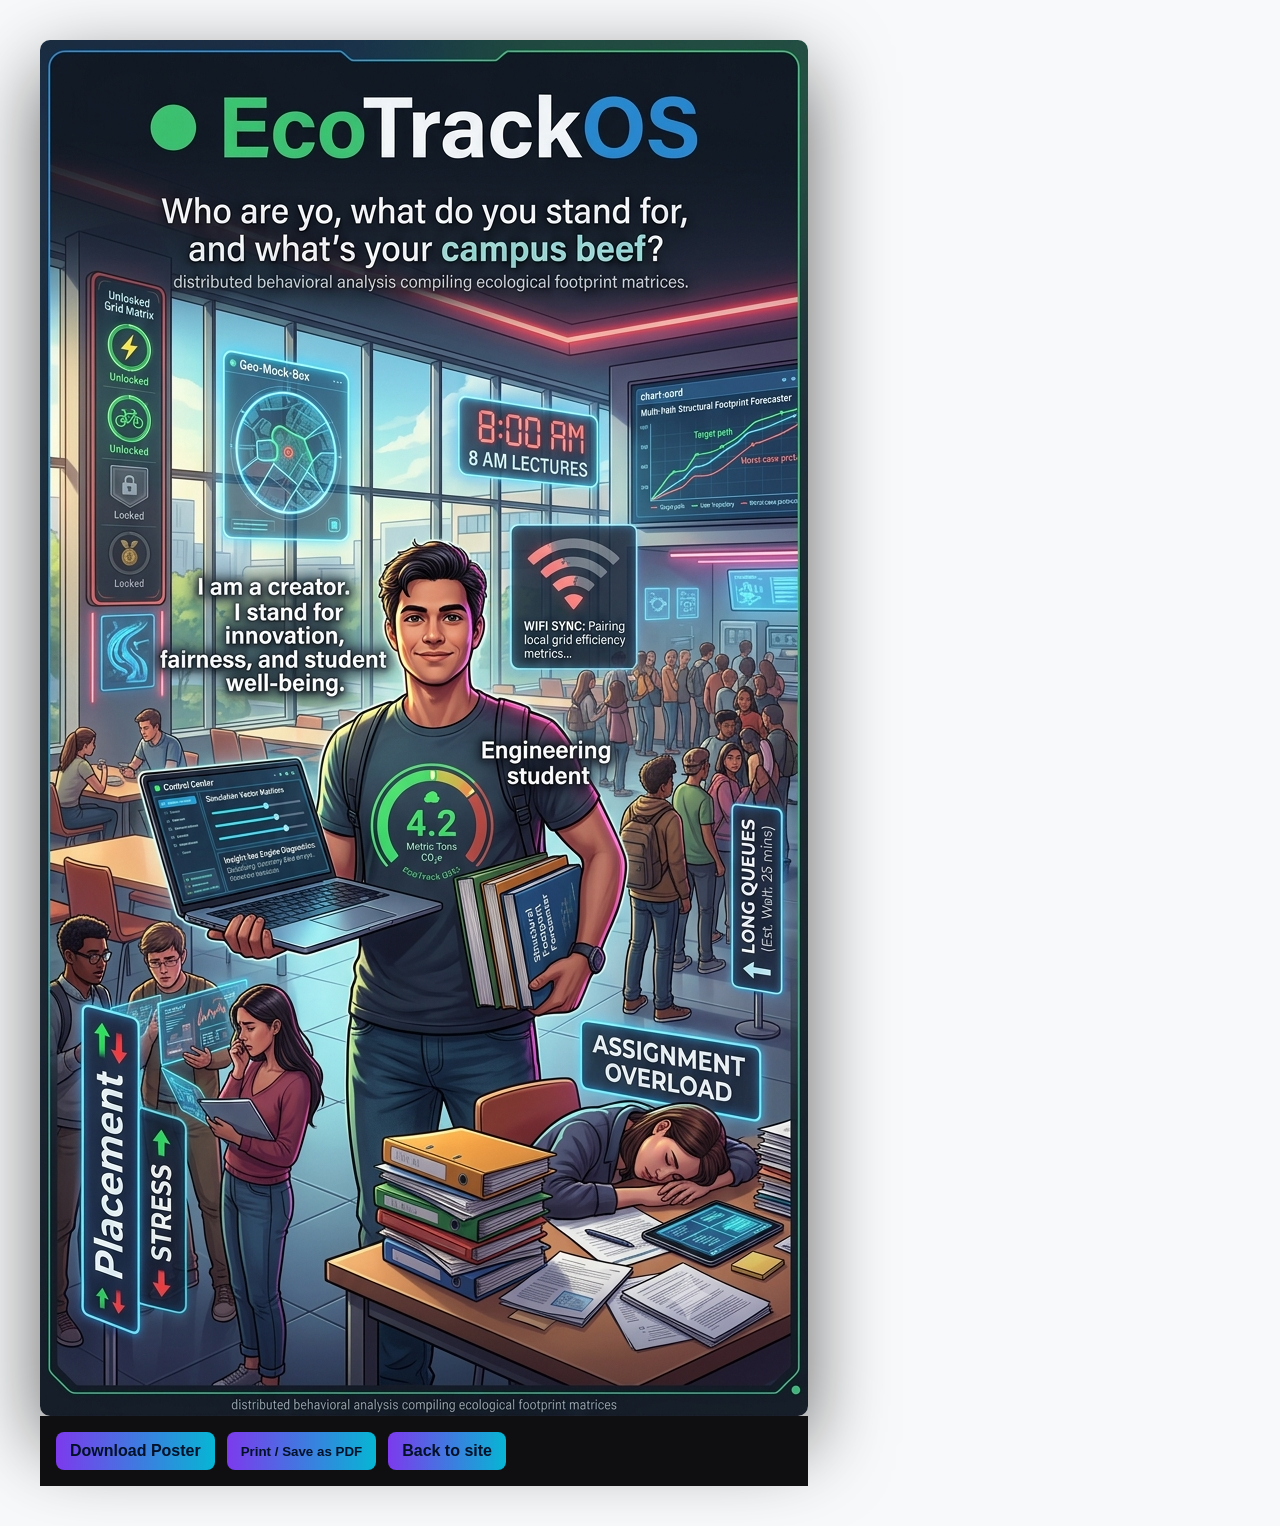
<file: project/poster.html>
<!doctype html>
<html lang="en">
<head>
  <meta charset="utf-8">
  <meta name="viewport" content="width=device-width,initial-scale=1">
  <title>Campus Poster</title>
  <link rel="stylesheet" href="style.css">
  <style>
    .poster-viewport{display:flex;align-items:center;justify-content:center;padding:40px}
    .poster-card{max-width:780px;width:100%;box-shadow:0 30px 80px rgba(0,0,0,0.6);border-radius:10px;overflow:hidden}
    .poster-card img{display:block;width:100%;height:auto}
    .poster-actions{display:flex;gap:12px;padding:16px;background:#0f0f11;color:#fff}
    .poster-actions a, .poster-actions button{background:linear-gradient(90deg,#7c3aed,#06b6d4);color:#021129;padding:10px 14px;border-radius:8px;text-decoration:none;border:none;font-weight:700}
  </style>
</head>
<body>
  <main class="poster-viewport">
    <div>
      <div class="poster-card">
        <!-- Using uploaded poster file present in assets folder -->
        <img src="assets/poster.png" alt="Campus poster">
      </div>

      <div class="poster-actions">
        <a href="assets/poster.png" download>Download Poster</a>
        <button onclick="window.print()">Print / Save as PDF</button>
        <a href="index.html">Back to site</a>
      </div>
    </div>
  </main>
</body>
</html>
</file>
<file: project/style.css>
:root {
    --bg-canvas: #F8F9FA;
    --bg-surface: #FFFFFF;
    --text-primary: #202124;
    --text-secondary: #5F6368;
    --google-blue: #1A73E8;
    --google-green: #1E8E3E;
    --google-red: #D93025;
    --border-color: #DADCE0;
    --insight-bg: #F1F3F4;
    --radius-lg: 28px;
    --radius-md: 16px;
    --transition-smooth: all 0.4s cubic-bezier(0.4, 0, 0.2, 1);
}

[data-theme="dark"] {
    --bg-canvas: #0F0F11;
    --bg-surface: #1A1A1E;
    --text-primary: #E2E2E6;
    --text-secondary: #909094;
    --border-color: #2F3036;
    --insight-bg: #252529;
}

* { margin: 0; padding: 0; box-sizing: border-box; font-family: 'Plus Jakarta Sans', sans-serif; }
body { background-color: var(--bg-canvas); color: var(--text-primary); display: flex; min-height: 100vh; overflow-x: hidden; }

/* SIDEBAR AND BADGES */
.sidebar {
    width: 290px; background-color: var(--bg-surface); border-right: 1px solid var(--border-color);
    display: flex; flex-direction: column; padding: 36px 24px; position: fixed; height: 100vh; transition: var(--transition-smooth);
}
.logo { display: flex; align-items: center; gap: 12px; margin-bottom: 40px; }
.logo-dot { width: 14px; height: 14px; background-color: var(--google-green); border-radius: 50%; }
.logo h2 { font-size: 22px; font-weight: 700; letter-spacing: -0.5px; }
.logo h2 span { color: var(--google-blue); }

.nav-links { list-style: none; display: flex; flex-direction: column; gap: 6px; flex: 1 1 auto; overflow-y: auto; padding-right: 8px; padding-bottom: 8px; -webkit-overflow-scrolling: touch; }
.nav-item {
    display: flex; align-items: center; gap: 16px; padding: 14px 20px; border-radius: var(--radius-md);
    cursor: pointer; color: var(--text-secondary); font-weight: 600; font-size: 14.5px; transition: var(--transition-smooth);
}
.nav-item:hover, .nav-item.active { background-color: rgba(26, 115, 232, 0.1); color: var(--google-blue); }

.achievement-matrix { background-color: var(--insight-bg); padding: 16px; border-radius: var(--radius-md); margin-bottom: 24px; }
.matrix-title { font-size: 11px; text-transform: uppercase; letter-spacing: 1px; font-weight: 700; color: var(--text-secondary); margin-bottom: 12px; }
.badge-grid { display: flex; gap: 12px; justify-content: flex-start; }
.badge-slot {
    width: 44px; height: 44px; border-radius: 50%; border: 2px dashed var(--border-color);
    display: flex; align-items: center; justify-content: center; font-size: 18px; filter: grayscale(1); opacity: 0.3; transition: var(--transition-smooth);
}
.badge-slot.unlocked { filter: grayscale(0); opacity: 1; border-style: solid; border-color: var(--google-green); background-color: rgba(30, 142, 62, 0.1); animation: bounce 0.4s cubic-bezier(0.175, 0.885, 0.32, 1.275); }

/* CONTROLS SWITCH */
.theme-toggle-container { display: flex; justify-content: space-between; align-items: center; padding: 14px; margin-bottom: 24px; font-size: 14px; font-weight: 500; }
.toggle-switch { position: relative; display: inline-block; width: 44px; height: 24px; }
.toggle-switch input { opacity: 0; width: 0; height: 0; }
.toggle-slider { position: absolute; cursor: pointer; top: 0; left: 0; right: 0; bottom: 0; background-color: var(--border-color); transition: .3s; border-radius: 24px; }
.toggle-slider:before { position: absolute; content: ""; height: 18px; width: 18px; left: 3px; bottom: 3px; background-color: white; transition: .3s; border-radius: 50%; }
input:checked + .toggle-slider { background-color: var(--google-blue); }
input:checked + .toggle-slider:before { transform: translateX(20px); }

.user-profile { display: flex; align-items: center; gap: 14px; border-top: 1px solid var(--border-color); padding-top: 24px; }

/* Ensure sidebar bottom controls stay visible and nav area scrolls */
.sidebar { display: flex; flex-direction: column; }
.sidebar > .nav-links { flex: 1 1 auto; }

/* Scrollbar styling for nav links for better visibility */
.nav-links::-webkit-scrollbar { width: 8px; }
.nav-links::-webkit-scrollbar-track { background: transparent; }
.nav-links::-webkit-scrollbar-thumb { background: rgba(32,33,36,0.08); border-radius: 8px; }
[data-theme="dark"] .nav-links::-webkit-scrollbar-thumb { background: rgba(255,255,255,0.06); }
.avatar { width: 42px; height: 42px; background-color: var(--google-blue); color: white; border-radius: 50%; display: flex; align-items: center; justify-content: center; font-weight: 700; }
.user-name { font-size: 14px; font-weight: 700; }
.user-rank { font-size: 12.5px; color: var(--text-secondary); }

/* MAIN WINDOW CONTAINERS */
.main-content { margin-left: 290px; flex-grow: 1; padding: 48px; max-width: 1200px; }
header { display: flex; justify-content: space-between; align-items: center; margin-bottom: 48px; }
header h1 { font-size: 32px; font-weight: 700; letter-spacing: -0.5px; }
header p { color: var(--text-secondary); margin-top: 4px; }
.live-badge { padding: 8px 20px; border-radius: 24px; font-weight: 700; font-size: 13.5px; transition: var(--transition-smooth); }
.badge-green { background-color: rgba(30, 142, 62, 0.12); color: var(--google-green); }
.badge-red { background-color: rgba(217, 48, 37, 0.12); color: var(--google-red); }

.tab-content { display: none; }
.tab-content.active { display: block; animation: slideUp 0.4s cubic-bezier(0.4, 0, 0.2, 1); }
.grid-layout { display: grid; grid-template-columns: 1.3fr 1fr; gap: 32px; margin-bottom: 32px; }

.card { background: var(--bg-surface); border: 1px solid var(--border-color); border-radius: var(--radius-lg); padding: 40px; transition: var(--transition-smooth); }
.card h3 { font-size: 22px; font-weight: 700; }
.card-subtitle { color: var(--text-secondary); font-size: 14px; margin: 4px 0 32px 0; }

/* TELEMETRY RANGES */
.control-group { margin-bottom: 28px; }
.slider-header { display: flex; justify-content: space-between; font-size: 14px; font-weight: 700; margin-bottom: 12px; }
.slider-value { color: var(--google-blue); font-variant-numeric: tabular-nums; }
.slider { width: 100%; -webkit-appearance: none; height: 6px; border-radius: 4px; background: var(--border-color); outline: none; }
.slider::-webkit-slider-thumb { -webkit-appearance: none; width: 22px; height: 22px; border-radius: 50%; background: var(--google-blue); cursor: pointer; }

.insight-box { margin-top: 32px; padding: 20px; background-color: var(--insight-bg); border-radius: var(--radius-md); font-size: 14px; line-height: 1.6; border-left: 4px solid var(--google-blue); }

/* COMPILER PROGRESS HOUSING */
.score-container { display: flex; justify-content: center; margin: 40px 0; }
.circular-progress { width: 210px; height: 210px; border-radius: 50%; background: conic-gradient(var(--google-green) 0deg, var(--border-color) 0deg); display: flex; align-items: center; justify-content: center; transition: var(--transition-smooth); }
.inner-circle { width: 174px; height: 174px; background-color: var(--bg-surface); border-radius: 50%; display: flex; flex-direction: column; align-items: center; justify-content: center; transition: var(--transition-smooth); }
.score-number { font-size: 48px; font-weight: 700; font-variant-numeric: tabular-nums; }
.score-unit { font-size: 12px; font-weight: 600; text-transform: uppercase; color: var(--text-secondary); margin-top: 4px; }
.offset-text { text-align: center; font-size: 14.5px; line-height: 1.6; }

.geo-mock-box { margin-top: 24px; padding: 16px; border-radius: var(--radius-md); background: var(--insight-bg); border: 1px solid var(--border-color); }
.geo-header { display: flex; justify-content: space-between; font-size: 13px; font-weight: 700; color: var(--text-secondary); margin-bottom: 6px; }
.geo-pulse { width: 8px; height: 8px; background-color: var(--google-green); border-radius: 50%; box-shadow: 0 0 8px var(--google-green); }
#geo-info { font-size: 13.5px; font-weight: 600; }

/* AUDIT LEDGER TRAIL TABLE */
.ledger-wrapper { display: flex; flex-direction: column; border: 1px solid var(--border-color); border-radius: var(--radius-md); overflow: hidden; }
.ledger-header-row { display: grid; grid-template-columns: 1fr 2fr 1fr; background-color: var(--insight-bg); padding: 14px 20px; font-size: 12px; font-weight: 700; color: var(--text-secondary); text-transform: uppercase; }
.ledger-body { max-height: 180px; overflow-y: auto; font-variant-numeric: tabular-nums; }
.ledger-row { display: grid; grid-template-columns: 1fr 2fr 1fr; padding: 14px 20px; border-bottom: 1px solid var(--border-color); font-size: 13.5px; font-weight: 600; animation: fadeInLedger 0.3s ease; }
.ledger-row:last-child { border-bottom: none; }

/* ANALYTICS CHARTS SCREEN */
.chart-container { position: relative; height: 380px; width: 100%; }

/* DISPATCH DECK SYSTEM MESSAGES */
.toast-deck { position: fixed; bottom: 32px; right: 32px; display: flex; flex-direction: column; gap: 12px; z-index: 2000; pointer-events: none; }
.toast-node {
    background-color: var(--bg-surface); color: var(--text-primary); padding: 16px 24px; border-radius: var(--radius-md);
    box-shadow: 0 12px 32px rgba(0,0,0,0.12); border-left: 4px solid var(--google-blue); font-size: 14px; font-weight: 600;
    display: flex; align-items: center; gap: 12px; pointer-events: auto; animation: popSlideIn 0.35s cubic-bezier(0.175, 0.885, 0.32, 1.275) forwards;
}

/* PROTOCOL RUN SETS */
.quest-list { display: flex; flex-direction: column; gap: 14px; }
.quest-item { display: flex; align-items: flex-start; gap: 18px; padding: 22px; border: 1px solid var(--border-color); border-radius: var(--radius-md); cursor: pointer; transition: var(--transition-smooth); }
.quest-item:hover { border-color: var(--google-blue); background-color: var(--insight-bg); }
.quest-checkbox { display: none; }
.custom-checkbox { width: 22px; height: 22px; border: 2px solid var(--border-color); border-radius: 6px; display: inline-block; flex-shrink: 0; position: relative; transition: var(--transition-smooth); }
.quest-checkbox:checked + .custom-checkbox { background-color: var(--google-blue); border-color: var(--google-blue); }
.quest-checkbox:checked + .custom-checkbox::after { content: '✓'; color: white; position: absolute; top: 50%; left: 50%; transform: translate(-50%, -50%); font-size: 14px; font-weight: 700; }
.quest-title { font-weight: 700; font-size: 16px; }
.quest-desc { font-size: 13.5px; color: var(--text-secondary); margin-top: 4px; }

/* MARKETPLACE SUBSYSTEM LAYOUT */
.market-summary-grid { display: grid; grid-template-columns: 1fr 1fr; gap: 24px; margin-bottom: 32px; }
.summary-node { background-color: var(--insight-bg); padding: 24px; border-radius: var(--radius-md); display: flex; flex-direction: column; gap: 6px; border: 1px solid var(--border-color); }
.node-label { font-size: 13px; font-weight: 700; color: var(--text-secondary); text-transform: uppercase; }
.node-value { font-size: 32px; font-weight: 700; }
.text-blue { color: var(--google-blue); }
.market-offers { display: flex; flex-direction: column; gap: 16px; }
.offer-row { display: flex; justify-content: space-between; align-items: center; padding: 24px; border: 1px solid var(--border-color); border-radius: var(--radius-md); background-color: var(--bg-surface); }
.offer-meta h4 { font-size: 18px; font-weight: 700; }
.offer-meta p { font-size: 14px; color: var(--text-secondary); margin-top: 4px; }
.btn-action { background-color: var(--google-blue); color: white; border: none; padding: 12px 24px; border-radius: var(--radius-md); font-weight: 700; cursor: pointer; transition: var(--transition-smooth); }
.btn-action:hover { opacity: 0.9; transform: translateY(-1px); }

/* RANK STANDING MATRICES */
.leaderboard-table { display: flex; flex-direction: column; border: 1px solid var(--border-color); border-radius: var(--radius-md); overflow: hidden; }
.leaderboard-header-row { display: grid; grid-template-columns: 0.5fr 2fr 1fr 1fr; background-color: var(--insight-bg); padding: 16px 24px; font-size: 13px; font-weight: 700; color: var(--text-secondary); text-transform: uppercase; }
.leaderboard-row { display: grid; grid-template-columns: 0.5fr 2fr 1fr 1fr; padding: 18px 24px; border-bottom: 1px solid var(--border-color); font-size: 14.5px; font-weight: 600; align-items: center; }
.leaderboard-row:last-child { border-bottom: none; }
.leaderboard-row.user-node-highlight { background-color: rgba(26, 115, 232, 0.08); color: var(--google-blue); }

/* ANIMATION COMPILERS */
@keyframes fadeInLedger { from { opacity: 0; transform: scaleY(0.9); } to { opacity: 1; transform: scaleY(1); } }
@keyframes popSlideIn { from { opacity: 0; transform: translateY(24px) scale(0.9); } to { opacity: 1; transform: translateY(0) scale(1); } }
@keyframes slideUp { from { opacity: 0; transform: translateY(16px); } to { opacity: 1; transform: translateY(0); } }
@keyframes bounce { 0%, 100% { transform: scale(1); } 50% { transform: scale(1.2); } }

/* Poster hero styles */
.site-hero{display:flex;gap:36px;align-items:flex-start;margin-bottom:36px}
.hero-left{flex:0 0 520px}
.poster-frame{display:block;border-radius:12px;overflow:hidden;box-shadow:0 30px 80px rgba(0,0,0,0.2);}
.poster-frame img{width:100%;height:auto;display:block}
.hero-right{flex:1;display:flex;flex-direction:column;justify-content:center}
.hero-title{font-size:40px;margin:0 0 12px 0;color:var(--text-primary)}
.hero-lead{color:var(--text-secondary);margin:0 0 18px 0;max-width:640px}
.hero-actions{display:flex;gap:12px}
.hero-actions .btn-action{background:linear-gradient(90deg,#7c3aed,#06b6d4);color:#021129}

@media (max-width:980px){
    .site-hero{flex-direction:column;align-items:center}
    .hero-left{flex-basis:360px}
    .hero-title{font-size:28px;text-align:center}
    .hero-lead{text-align:center}
}

/* Poster tools: small icon row under poster */
.poster-tools{margin-top:12px}
.icon-btn{display:inline-flex;align-items:center;gap:6px;padding:8px 12px;border-radius:10px;border:1px solid var(--border-color);background:transparent;color:var(--text-primary);cursor:pointer;font-weight:700}
.icon-btn:hover{background:var(--insight-bg)}

/* Compact audio container (hidden by default via max-height) */
.audio-container{max-height:0;overflow:hidden;transition:max-height 0.28s ease;padding:0}
.audio-container.open{max-height:120px;padding:12px 8px;background:var(--insight-bg);border-radius:10px;margin-top:12px}
.audio-controls-compact{display:flex;align-items:center;gap:12px}
.audio-controls-compact .play-btn{width:44px;height:44px;border-radius:10px;border:none;background:var(--google-blue);color:#fff;font-weight:800;font-size:18px;cursor:pointer}
.audio-controls-compact .play-btn.paused{background:linear-gradient(90deg,#7c3aed,#06b6d4)}
.audio-controls-compact .time{font-size:13px;color:var(--text-secondary)}

@media (max-width:760px){
    .icon-btn{padding:8px}
}
/* AUDIO TRACKER */

/* legacy right-side audio card styles removed; compact poster audio uses .audio-container and .audio-controls-compact */
</file>
